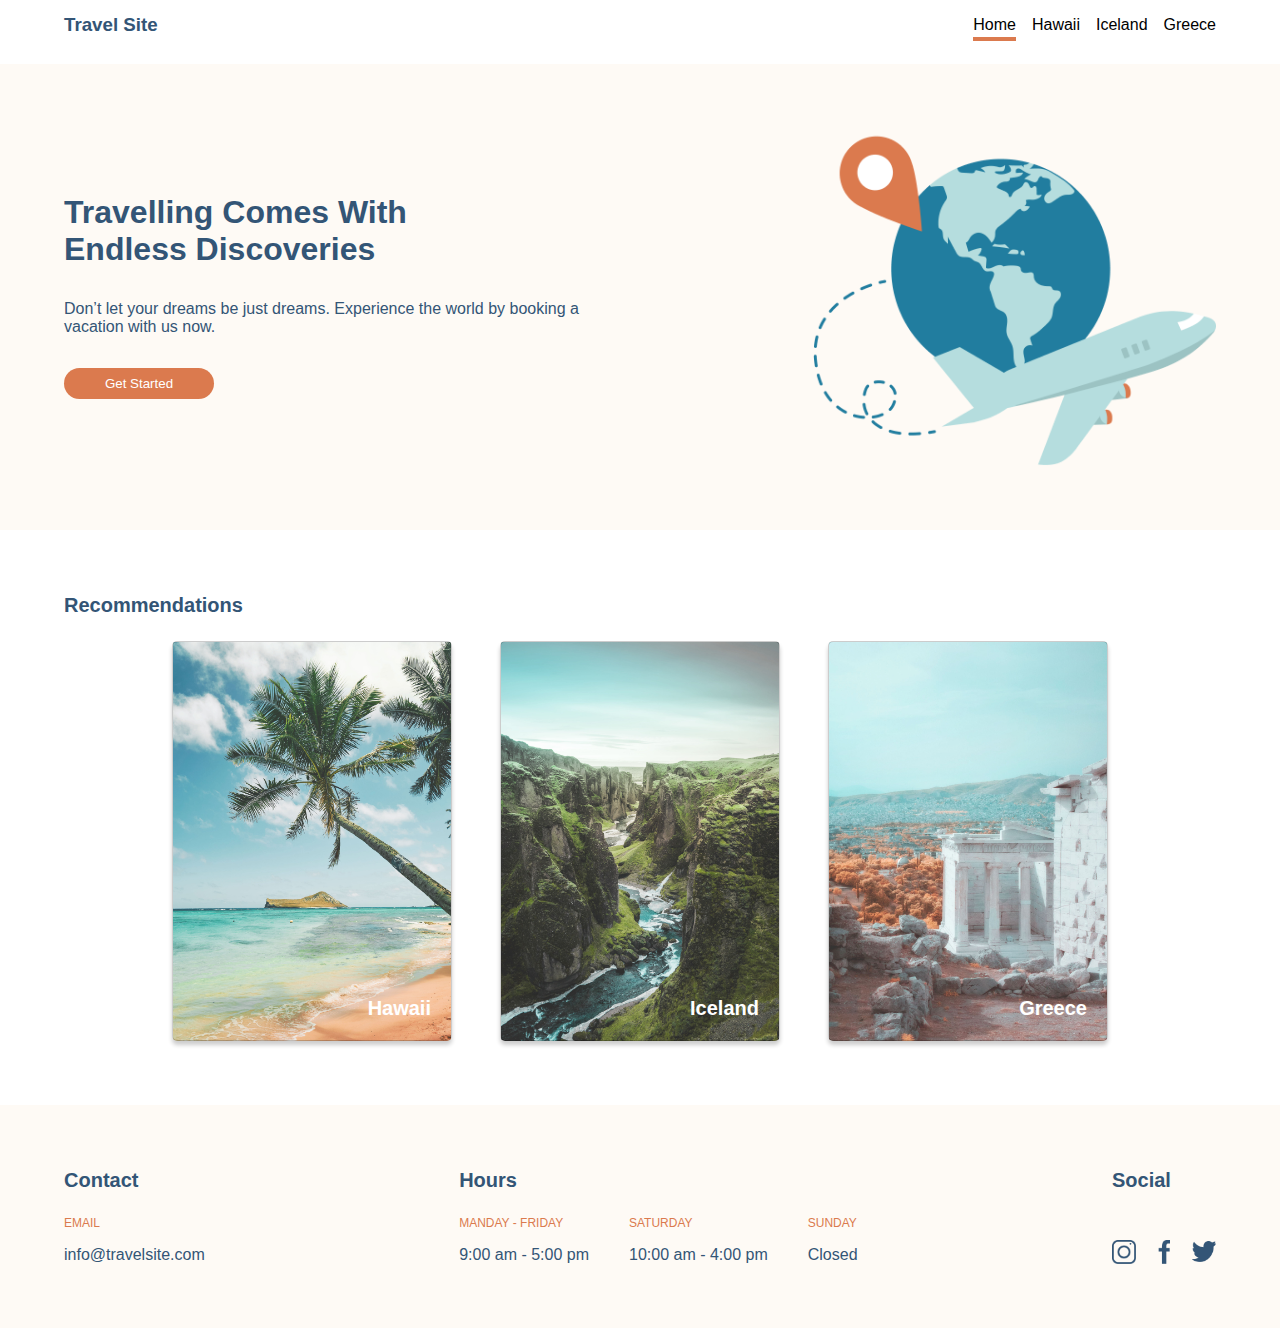
<file: index.html>
<!DOCTYPE html>
<html lang="en">
<head>
    <meta charset="UTF-8">
    <meta name="viewport" content="width=device-width, initial-scale=1.0">
    <link href="/css/style.css" rel="stylesheet" type="text/css">
    <title>Home Page</title>
</head>
<body class="body">
    <header class="header">
        <div class="header__container">
            <div class="logo">
                <a href="/index.html" class="logo__link"><h3>Travel Site</h3></a>
            </div>
            <nav class="nav">
                <ul class="nav__list">
                    <li class="nav__item"><a href="/index.html" class="nav__link--active">Home</a></li>
                    <li class="nav__item"><a href="./pages/hawaii.html" class="nav__link" >Hawaii</a></li>
                    <li class="nav__item"><a href="./pages/iceland.html" class="nav__link">Iceland</a></li>
                    <li class="nav__item"><a href="./pages/greece.html" class="nav__link">Greece</a></li>
                </ul>
            </nav>
        </div>
    </header>
    <main>
        <section class="hero">
            <div class="hero__container">
                <div class="hero__description">
                    <h1 class="hero__heading">Travelling Comes With Endless Discoveries</h1>
                    <p class="hero__copy">Don’t let your dreams be just dreams. Experience the world by booking a vacation with us now.</p>
                    <button class="btn--primary">Get Started</button>
                </div>
                <div class="hero__img">
                    <img src="/assets/Images/hero.png" alt="hero image">
                </div>
            </div>
        </section>
        <section class="recommend">
            <div class="recommend__container">
                <h2 class="recommend__heading">Recommendations</h2>
                <div class="recommend__card-container">
                    <a href="./pages/hawaii.html">
                        <div class="recommend__card--country01">
                            <h2 class="recommend__card-heading">Hawaii</h2>
                        </div>
                    </a>
                    <a href="./pages/iceland.html">
                        <div class="recommend__card--country02">
                            <h2 class="recommend__card-heading">Iceland</h2>
                        </div>
                    </a>
                    <a href="./pages/greece.html">
                        <div class="recommend__card--country03">
                            <h2 class="recommend__card-heading">Greece</h2>
                        </div>
                    </a>
                </div>
            </div>
        </section>
    </main>
    <footer class="footer">
        <div class="footer__container">
            <div class="footer__contact">
                <h2 class="footer__headings">Contact</h2>
                <div class="footer__contact-wrapper">
                    <p class="footer__label">email</p>
                    <a href="mailto:info@travelsite.com" class="footer__contact-email">info@travelsite.com</a>
                </div>
            </div>
            <div class="footer__hours">
                <h2 class="footer__headings">Hours</h2>
                <div class="footer__hours-container">
                    <div class="footer__hours-wrapper">
                        <p class="footer__label">manday - friday</p>
                        <p class="footer__copy">9:00 am - 5:00 pm</p>
                    </div>
                    <div class="footer__hours-wrapper">
                        <p class="footer__label">saturday</p>
                        <p class="footer__copy">10:00 am - 4:00 pm</p>
                    </div>
                    <div class="footer__hours-wrapper">
                        <p class="footer__label">sunday</p>
                        <p class="footer__copy">Closed</p>
                    </div>
                </div>
                    
            </div>
            <div class="footer__social">
                <h2 class="footer__headings">Social</h2>
                <div class="footer__social-wrapper">
                    <img src="/assets/Icons/icon-instagram.png" alt="instagram icon" class="footer__icon">
                    <img src="/assets/Icons/icon-facebook.png" alt="facebook icon" class="footer__icon">
                    <img src="/assets/Icons/icon-twitter.png" alt="twitter icon" class="footer__icon">
                </div>
                
            </div>
        </div>
    </footer>
</body>
</html>
</file>
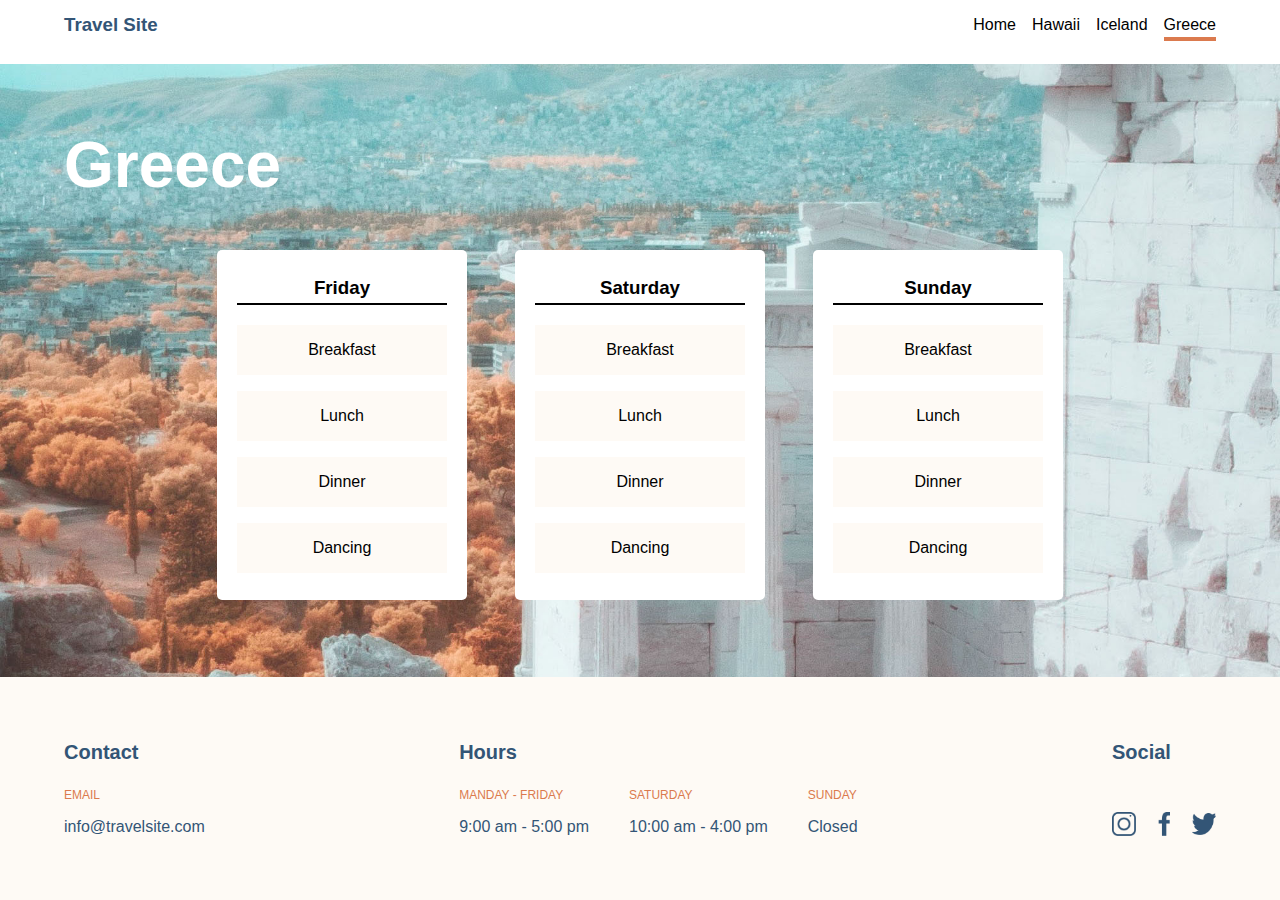
<file: pages/greece.html>
<!DOCTYPE html>
<html lang="en">
<head>
    <meta charset="UTF-8">
    <meta name="viewport" content="width=device-width, initial-scale=1.0">
    <link href="/css/style.css" rel="stylesheet" type="text/css">
    <title>Greece</title>
</head>
<body class="body">
    <header class="header">
        <div class="header__container">
            <div class="logo">
                <a href="/index.html" class="logo__link"><h3>Travel Site</h3></a>
            </div>
            <nav class="nav">
                <ul class="nav__list">
                    <li class="nav__item"><a href="../index.html" class="nav__link">Home</a></li>
                    <li class="nav__item"><a href="/pages/hawaii.html" class="nav__link" >Hawaii</a></li>
                    <li class="nav__item"><a href="/pages/iceland.html" class="nav__link">Iceland</a></li>
                    <li class="nav__item"><a href="/pages/greece.html" class="nav__link--active">Greece</a></li>
                </ul>
            </nav>
        </div>
    </header>
    <main class="main">
        <section class="section--country03">
            <div class="section__container">
                <h1 class="section__heading">Greece</h1>
                <div class="card__container">
                    <div class="card">
                        <div class="card__heading-wrapper">
                            <h3 >Friday</h3>
                        </div>
                        <div class="card__copy-wrapper">
                            <div class="card-copy">
                                <p>Breakfast</p>
                            </div>
                            <div class="card-copy">
                                <p>Lunch</p>
                            </div>
                            <div class="card-copy">
                                <p>Dinner</p>
                            </div>
                            <div class="card-copy">
                                <p>Dancing</p>
                            </div>
                        </div>
                    </div>
                    <div class="card">
                        <div class="card__heading-wrapper">
                            <h3>Saturday</h3>
                        </div>
                        <div class="card__copy-wrapper">
                            <div class="card-copy">
                                <p>Breakfast</p>
                            </div>
                            <div class="card-copy">
                                <p>Lunch</p>
                            </div>
                            <div class="card-copy">
                                <p>Dinner</p>
                            </div>
                            <div class="card-copy">
                                <p>Dancing</p>
                            </div>
                        </div>
                    </div>
                    <div class="card">
                        <div class="card__heading-wrapper">
                            <h3>Sunday</h3>
                        </div>
                        
                        <div class="card__copy-wrapper">
                            <div class="card-copy">
                                <p>Breakfast</p>
                            </div>
                            <div class="card-copy">
                                <p>Lunch</p>
                            </div>
                            <div class="card-copy">
                                <p>Dinner</p>
                            </div>
                            <div class="card-copy">
                                <p>Dancing</p>
                            </div>
                        </div>
                    </div>
                </div>
            </div>       
        </section>
    </main>
    <footer class="footer">
        <div class="footer__container">
            <div class="footer__contact">
                <h2 class="footer__headings">Contact</h2>
                <div class="footer__contact-wrapper">
                    <p class="footer__label">email</p>
                    <a href="mailto:info@travelsite.com" class="footer__contact-email">info@travelsite.com</a>
                </div>
            </div>
            <div class="footer__hours">
                <h2 class="footer__headings">Hours</h2>
                <div class="footer__hours-container">
                    <div class="footer__hours-wrapper">
                        <p class="footer__label">manday - friday</p>
                        <p class="footer__copy">9:00 am - 5:00 pm</p>
                    </div>
                    <div class="footer__hours-wrapper">
                        <p class="footer__label">saturday</p>
                        <p class="footer__copy">10:00 am - 4:00 pm</p>
                    </div>
                    <div class="footer__hours-wrapper">
                        <p class="footer__label">sunday</p>
                        <p class="footer__copy">Closed</p>
                    </div>
                </div>
                    
            </div>
            <div class="footer__social">
                <h2 class="footer__headings">Social</h2>
                <div class="footer__social-wrapper">
                    <img src="/assets/Icons/icon-instagram.png" alt="instagram icon" class="footer__icon">
                    <img src="/assets/Icons/icon-facebook.png" alt="facebook icon" class="footer__icon">
                    <img src="/assets/Icons/icon-twitter.png" alt="twitter icon" class="footer__icon">
                </div>
                
            </div>
        </div>
    </footer>
</body>
</html>
</file>
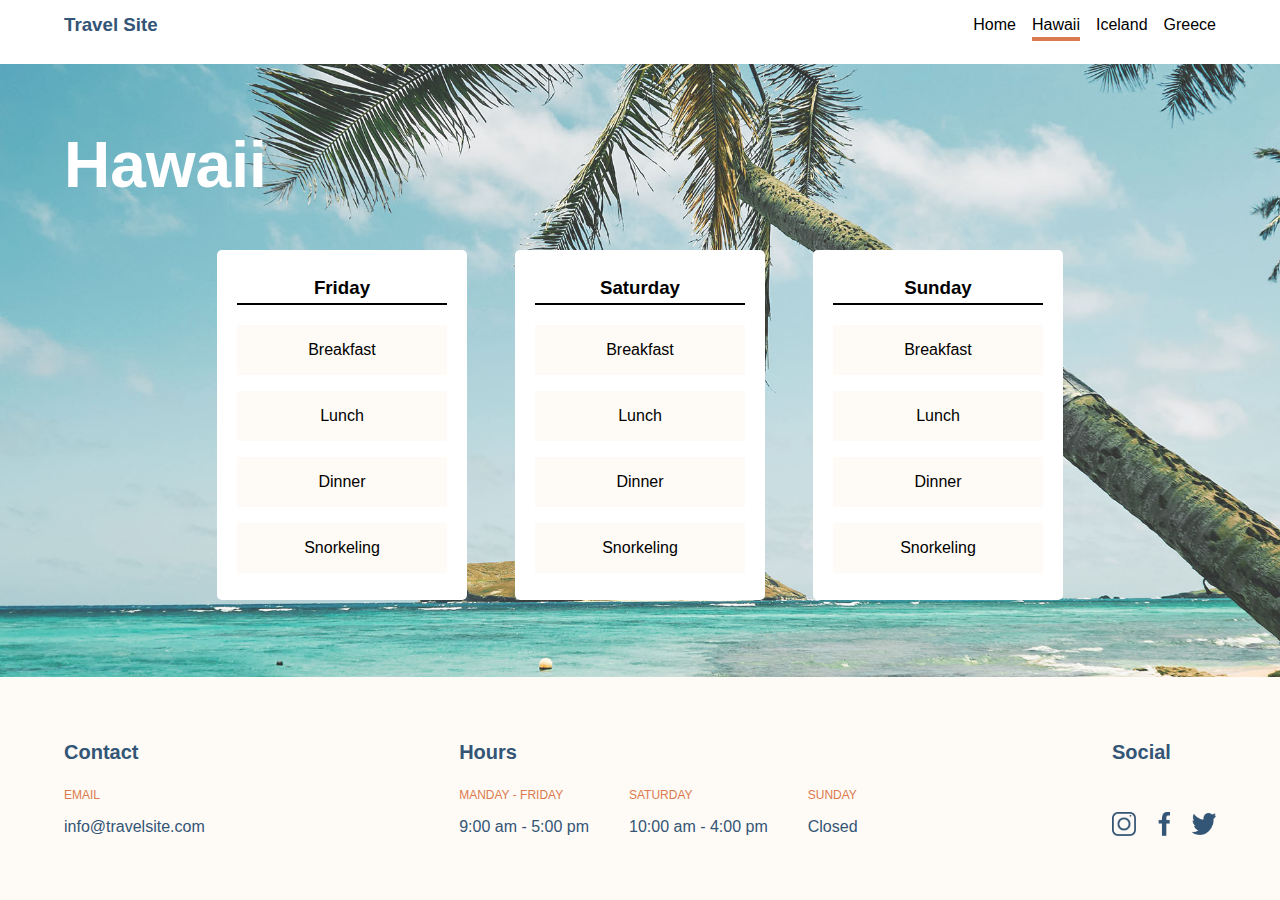
<file: pages/hawaii.html>
<!DOCTYPE html>
<html lang="en">
<head>
    <meta charset="UTF-8">
    <meta name="viewport" content="width=device-width, initial-scale=1.0">
    <link href="/css/style.css" rel="stylesheet" type="text/css">
    <title>Hawaii</title>
</head>
<body class="body">
    <header class="header">
        <div class="header__container">
            <div class="logo">
                <a href="/index.html" class="logo__link"><h3>Travel Site</h3></a>
            </div>
            <nav class="nav">
                <ul class="nav__list">
                    <li class="nav__item"><a href="../index.html" class="nav__link">Home</a></li>
                    <li class="nav__item"><a href="/pages/hawaii.html" class="nav__link--active" >Hawaii</a></li>
                    <li class="nav__item"><a href="/pages/iceland.html" class="nav__link">Iceland</a></li>
                    <li class="nav__item"><a href="/pages/greece.html" class="nav__link">Greece</a></li>
                </ul>
            </nav>
        </div>
    </header>
    <main class="main">
        <section class="section--country01">
            <div class="section__container">
                <h1 class="section__heading">Hawaii</h1>
                <div class="card__container">
                    <div class="card">
                        <div class="card__heading-wrapper">
                            <h3 >Friday</h3>
                        </div>
                        <div class="card__copy-wrapper">
                            <div class="card-copy">
                                <p>Breakfast</p>
                            </div>
                            <div class="card-copy">
                                <p>Lunch</p>
                            </div>
                            <div class="card-copy">
                                <p>Dinner</p>
                            </div>
                            <div class="card-copy">
                                <p>Snorkeling</p>
                            </div>
                        </div>
                    </div>
                    <div class="card">
                        <div class="card__heading-wrapper">
                            <h3>Saturday</h3>
                        </div>
                        <div class="card__copy-wrapper">
                            <div class="card-copy">
                                <p>Breakfast</p>
                            </div>
                            <div class="card-copy">
                                <p>Lunch</p>
                            </div>
                            <div class="card-copy">
                                <p>Dinner</p>
                            </div>
                            <div class="card-copy">
                                <p>Snorkeling</p>
                            </div>
                        </div>
                    </div>
                    <div class="card">
                        <div class="card__heading-wrapper">
                            <h3>Sunday</h3>
                        </div>
                        
                        <div class="card__copy-wrapper">
                            <div class="card-copy">
                                <p>Breakfast</p>
                            </div>
                            <div class="card-copy">
                                <p>Lunch</p>
                            </div>
                            <div class="card-copy">
                                <p>Dinner</p>
                            </div>
                            <div class="card-copy">
                                <p>Snorkeling</p>
                            </div>
                        </div>
                    </div>
                </div>
            </div>       
        </section>
    </main>
    <footer class="footer">
        <div class="footer__container">
            <div class="footer__contact">
                <h2 class="footer__headings">Contact</h2>
                <div class="footer__contact-wrapper">
                    <p class="footer__label">email</p>
                    <a href="mailto:info@travelsite.com" class="footer__contact-email">info@travelsite.com</a>
                </div>
            </div>
            <div class="footer__hours">
                <h2 class="footer__headings">Hours</h2>
                <div class="footer__hours-container">
                    <div class="footer__hours-wrapper">
                        <p class="footer__label">manday - friday</p>
                        <p class="footer__copy">9:00 am - 5:00 pm</p>
                    </div>
                    <div class="footer__hours-wrapper">
                        <p class="footer__label">saturday</p>
                        <p class="footer__copy">10:00 am - 4:00 pm</p>
                    </div>
                    <div class="footer__hours-wrapper">
                        <p class="footer__label">sunday</p>
                        <p class="footer__copy">Closed</p>
                    </div>
                </div>
                    
            </div>
            <div class="footer__social">
                <h2 class="footer__headings">Social</h2>
                <div class="footer__social-wrapper">
                    <img src="/assets/Icons/icon-instagram.png" alt="instagram icon" class="footer__icon">
                    <img src="/assets/Icons/icon-facebook.png" alt="facebook icon" class="footer__icon">
                    <img src="/assets/Icons/icon-twitter.png" alt="twitter icon" class="footer__icon">
                </div>
                
            </div>
        </div>
    </footer>
</body>
</html>
</file>
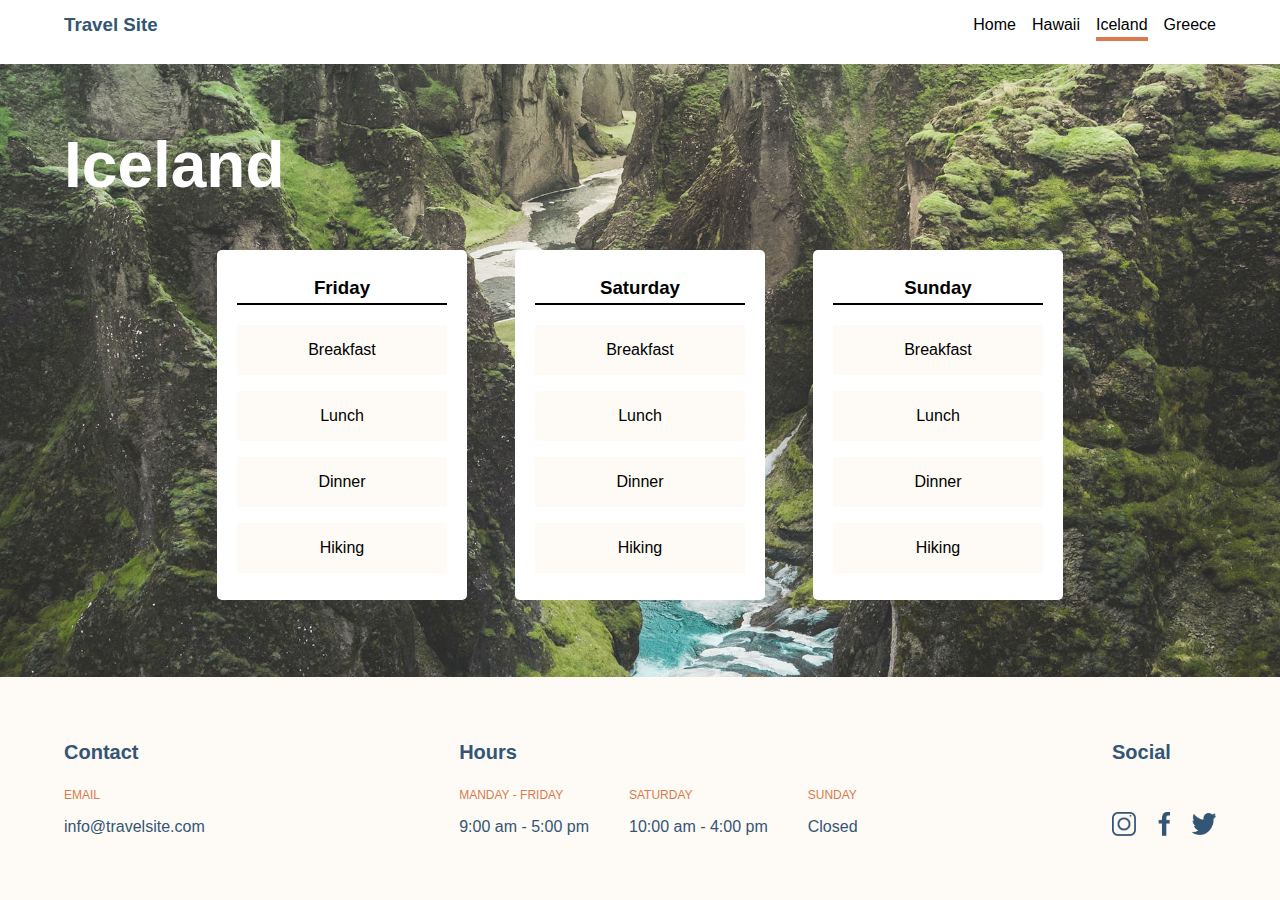
<file: pages/iceland.html>
<!DOCTYPE html>
<html lang="en">
<head>
    <meta charset="UTF-8">
    <meta name="viewport" content="width=device-width, initial-scale=1.0">
    <link href="/css/style.css" rel="stylesheet" type="text/css">
    <title>Iceland</title>
</head>
<body class="body">
    <header class="header">
        <div class="header__container">
            <div class="logo">
                <a href="/index.html" class="logo__link"><h3>Travel Site</h3></a>
            </div>
            <nav class="nav">
                <ul class="nav__list">
                    <li class="nav__item"><a href="../index.html" class="nav__link">Home</a></li>
                    <li class="nav__item"><a href="/pages/hawaii.html" class="nav__link" >Hawaii</a></li>
                    <li class="nav__item"><a href="/pages/iceland.html" class="nav__link--active">Iceland</a></li>
                    <li class="nav__item"><a href="/pages/greece.html" class="nav__link">Greece</a></li>
                </ul>
            </nav>
        </div>
    </header>
    <main class="main">
        <section class="section--country02">
            <div class="section__container">
                <h1 class="section__heading">Iceland</h1>
                <div class="card__container">
                    <div class="card">
                        <div class="card__heading-wrapper">
                            <h3 >Friday</h3>
                        </div>
                        <div class="card__copy-wrapper">
                            <div class="card-copy">
                                <p>Breakfast</p>
                            </div>
                            <div class="card-copy">
                                <p>Lunch</p>
                            </div>
                            <div class="card-copy">
                                <p>Dinner</p>
                            </div>
                            <div class="card-copy">
                                <p>Hiking</p>
                            </div>
                        </div>
                    </div>
                    <div class="card">
                        <div class="card__heading-wrapper">
                            <h3>Saturday</h3>
                        </div>
                        <div class="card__copy-wrapper">
                            <div class="card-copy">
                                <p>Breakfast</p>
                            </div>
                            <div class="card-copy">
                                <p>Lunch</p>
                            </div>
                            <div class="card-copy">
                                <p>Dinner</p>
                            </div>
                            <div class="card-copy">
                                <p>Hiking</p>
                            </div>
                        </div>
                    </div>
                    <div class="card">
                        <div class="card__heading-wrapper">
                            <h3>Sunday</h3>
                        </div>
                        
                        <div class="card__copy-wrapper">
                            <div class="card-copy">
                                <p>Breakfast</p>
                            </div>
                            <div class="card-copy">
                                <p>Lunch</p>
                            </div>
                            <div class="card-copy">
                                <p>Dinner</p>
                            </div>
                            <div class="card-copy">
                                <p>Hiking</p>
                            </div>
                        </div>
                    </div>
                </div>
            </div>       
        </section>
    </main>
    <footer class="footer">
        <div class="footer__container">
            <div class="footer__contact">
                <h2 class="footer__headings">Contact</h2>
                <div class="footer__contact-wrapper">
                    <p class="footer__label">email</p>
                    <a href="mailto:info@travelsite.com" class="footer__contact-email">info@travelsite.com</a>
                </div>
            </div>
            <div class="footer__hours">
                <h2 class="footer__headings">Hours</h2>
                <div class="footer__hours-container">
                    <div class="footer__hours-wrapper">
                        <p class="footer__label">manday - friday</p>
                        <p class="footer__copy">9:00 am - 5:00 pm</p>
                    </div>
                    <div class="footer__hours-wrapper">
                        <p class="footer__label">saturday</p>
                        <p class="footer__copy">10:00 am - 4:00 pm</p>
                    </div>
                    <div class="footer__hours-wrapper">
                        <p class="footer__label">sunday</p>
                        <p class="footer__copy">Closed</p>
                    </div>
                </div>
                    
            </div>
            <div class="footer__social">
                <h2 class="footer__headings">Social</h2>
                <div class="footer__social-wrapper">
                    <img src="/assets/Icons/icon-instagram.png" alt="instagram icon" class="footer__icon">
                    <img src="/assets/Icons/icon-facebook.png" alt="facebook icon" class="footer__icon">
                    <img src="/assets/Icons/icon-twitter.png" alt="twitter icon" class="footer__icon">
                </div>
                
            </div>
        </div>
    </footer>
</body>
</html>
</file>
<file: css/style.css>
html {
  font-size: 100%;
  box-sizing: border-box;
}

*, *::before, *::after {
  box-sizing: inherit;
}

body {
  margin: 0;
  padding: 0;
  color: #335576;
  font-family: "Verdana", sans-serif;
}

h1, h2, h3 {
  font-weight: 700;
  margin: 0;
}

p {
  margin: 0;
}

a, a:visited, a:active {
  text-decoration: none;
}

/* Margines & Paddings */
.header {
  height: 4rem;
  width: 100%;
  background-color: #FFFFFF;
  position: fixed;
}
.header__container {
  display: flex;
  justify-content: space-between;
  align-items: center;
  width: min(90%, 75rem);
  margin-inline: auto;
}

.logo__link {
  color: #335576;
}

.nav__list {
  list-style-type: none;
  display: flex;
  gap: 1rem;
}
.nav__link, .nav__link--active {
  color: rgb(0, 0, 0);
  padding-bottom: 0.25rem;
}
.nav__link--active {
  border-bottom: 0.25rem solid #DB7A4E;
}

.btn--primary {
  background-color: #DB7A4E;
  color: #FFFFFF;
  border-radius: 1rem;
  border: none;
  padding: 0.5rem 2.5rem;
  max-width: 9.375rem;
}

.footer {
  width: 100%;
  background-color: #FEFAF5;
  padding-top: 4rem;
  padding-bottom: 4rem;
  background-image: none;
  background-position: left center;
}
.footer__container {
  display: flex;
  justify-content: space-between;
  align-items: stretch;
  width: min(90%, 75rem);
  margin-inline: auto;
}
@media (max-width: 56.25rem) {
  .footer__container {
    flex-direction: column;
    gap: 3rem;
  }
}
.footer__contact-wrapper {
  display: flex;
  flex-direction: column;
}
.footer__contact-email {
  color: #335576;
}
.footer__label {
  font-size: 0.75rem;
  text-transform: uppercase;
  color: #DB7A4E;
  margin-bottom: 1rem;
}
.footer__hours {
  display: flex;
  flex-direction: column;
}
.footer__hours-container {
  display: flex;
  gap: 2.5rem;
}
@media (max-width: 34.375rem) {
  .footer__hours-container {
    flex-wrap: wrap;
  }
}
.footer__hours-wrapper {
  display: flex;
  flex-direction: column;
  align-items: flex-start;
}
.footer__social {
  display: flex;
  flex-direction: column;
  justify-content: space-between;
}
.footer__social-wrapper {
  display: flex;
  gap: 1rem;
}
.footer__icon {
  width: 1.5rem;
  height: 1.5rem;
  object-fit: contain;
}
.footer__headings {
  font-size: 1.25rem;
  margin-bottom: 1.5rem;
}

.hero {
  width: 100%;
  background-color: #FEFAF5;
  padding-top: 4rem;
  padding-bottom: 4rem;
  background-image: none;
  background-position: left center;
  padding-top: 8rem;
}
.hero__container {
  display: flex;
  justify-content: space-between;
  align-items: center;
  width: min(90%, 75rem);
  margin-inline: auto;
}
.hero__description {
  display: flex;
  flex-direction: column;
  width: 37.5rem;
  gap: 2rem;
}
@media (max-width: 56.25rem) {
  .hero__description {
    align-items: center;
    text-align: center;
  }
}
.hero__heading {
  font-size: 2rem;
  max-width: 20ch;
}
.hero__copy {
  font-weight: 300;
}
.hero__img {
  display: flex;
  justify-content: flex-end;
  width: 37.5rem;
}
@media (max-width: 56.25rem) {
  .hero__img {
    display: none;
  }
}
.hero__img img {
  width: 70%;
}

.recommend {
  width: 100%;
  background-color: #FFFFFF;
  padding-top: 4rem;
  padding-bottom: 4rem;
  background-image: none;
  background-position: left center;
}
.recommend__container {
  width: min(90%, 75rem);
  margin-inline: auto;
}
.recommend__heading {
  font-size: 1.25rem;
  margin-bottom: 1.5rem;
}
@media (max-width: 56.25rem) {
  .recommend__heading {
    text-align: center;
  }
}
.recommend__card-container {
  width: 90%;
  margin-inline: auto;
  display: flex;
  justify-content: center;
  gap: 3rem;
}
@media (max-width: 56.25rem) {
  .recommend__card-container {
    flex-direction: column;
    align-items: center;
  }
}
.recommend__card, .recommend__card--country03, .recommend__card--country02, .recommend__card--country01 {
  display: flex;
  justify-content: flex-end;
  align-items: flex-end;
  border-radius: 5px;
  border: 1px solid rgba(0, 0, 0, 0.2);
  box-shadow: 0 0.25rem 0.25rem rgba(0, 0, 0, 0.2);
  width: 17.5rem;
  height: 25rem;
  background-size: cover;
  background-repeat: no-repeat;
  color: #FFFFFF;
  padding: 1.25rem;
}
.recommend__card-heading {
  font-size: 1.25rem;
}
.recommend__card--country01 {
  background-image: url("/assets/Images/hawaii.jpg");
}
.recommend__card--country02 {
  background-image: url("/assets/Images/iceland.jpg");
}
.recommend__card--country03 {
  background-image: url("/assets/Images/greece.jpg");
}

.body {
  height: 100vh;
  display: flex;
  flex-direction: column;
}
.body .main {
  flex-grow: 1;
}
.body .section, .body .section--country03, .body .section--country02, .body .section--country01 {
  background-size: cover;
  background-repeat: no-repeat;
  height: 100%;
}
.body .section--country01 {
  width: 100%;
  background-color: #FFFFFF;
  padding-top: 4rem;
  padding-bottom: 4rem;
  background-image: url("/assets/Images/hawaii.jpg");
  background-position: left center;
  padding-top: 8rem;
}
.body .section--country02 {
  width: 100%;
  background-color: #FFFFFF;
  padding-top: 4rem;
  padding-bottom: 4rem;
  background-image: url("/assets/Images/iceland.jpg");
  background-position: left center;
  padding-top: 8rem;
}
.body .section--country03 {
  width: 100%;
  background-color: #FFFFFF;
  padding-top: 4rem;
  padding-bottom: 4rem;
  background-image: url("/assets/Images/greece.jpg");
  background-position: left center;
  padding-top: 8rem;
}
.body .section__container {
  width: min(90%, 75rem);
  margin-inline: auto;
  display: flex;
  flex-direction: column;
  gap: 3rem;
}
.body .section__heading {
  color: #FFFFFF;
  font-size: 4rem;
}
@media (max-width: 56.25rem) {
  .body .section__heading {
    text-align: center;
  }
}
.body .section .card__container, .body .section--country01 .card__container, .body .section--country02 .card__container, .body .section--country03 .card__container {
  width: 90%;
  margin-inline: auto;
  display: flex;
  justify-content: center;
  gap: 3rem;
}
@media (max-width: 56.25rem) {
  .body .section .card__container, .body .section--country01 .card__container, .body .section--country02 .card__container, .body .section--country03 .card__container {
    flex-direction: column;
    align-items: center;
  }
}
.body .section .card__container .card, .body .section--country01 .card__container .card, .body .section--country02 .card__container .card, .body .section--country03 .card__container .card {
  display: flex;
  flex-direction: column;
  justify-content: center;
  align-items: center;
  gap: 1.25rem;
  background-color: #FFFFFF;
  border-radius: 5px;
  width: 15.625rem;
  min-height: 21.875rem;
  padding: 1.25rem;
  text-align: center;
}
.body .section .card__container .card__heading-wrapper, .body .section--country01 .card__container .card__heading-wrapper, .body .section--country02 .card__container .card__heading-wrapper, .body .section--country03 .card__container .card__heading-wrapper {
  font-size: 1rem;
  color: rgb(0, 0, 0);
  border-bottom: 2px solid rgb(0, 0, 0);
  padding-bottom: 0.25rem;
  width: 100%;
}
.body .section .card__container .card__copy-wrapper, .body .section--country01 .card__container .card__copy-wrapper, .body .section--country02 .card__container .card__copy-wrapper, .body .section--country03 .card__container .card__copy-wrapper {
  width: 100%;
  display: flex;
  flex-direction: column;
  gap: 1rem;
}
.body .section .card__container .card-copy, .body .section--country01 .card__container .card-copy, .body .section--country02 .card__container .card-copy, .body .section--country03 .card__container .card-copy {
  color: rgb(0, 0, 0);
  background: #FEFAF5;
  width: 100%;
  padding: 1rem;
}
.body .footer {
  align-self: flex-end;
}
</file>
